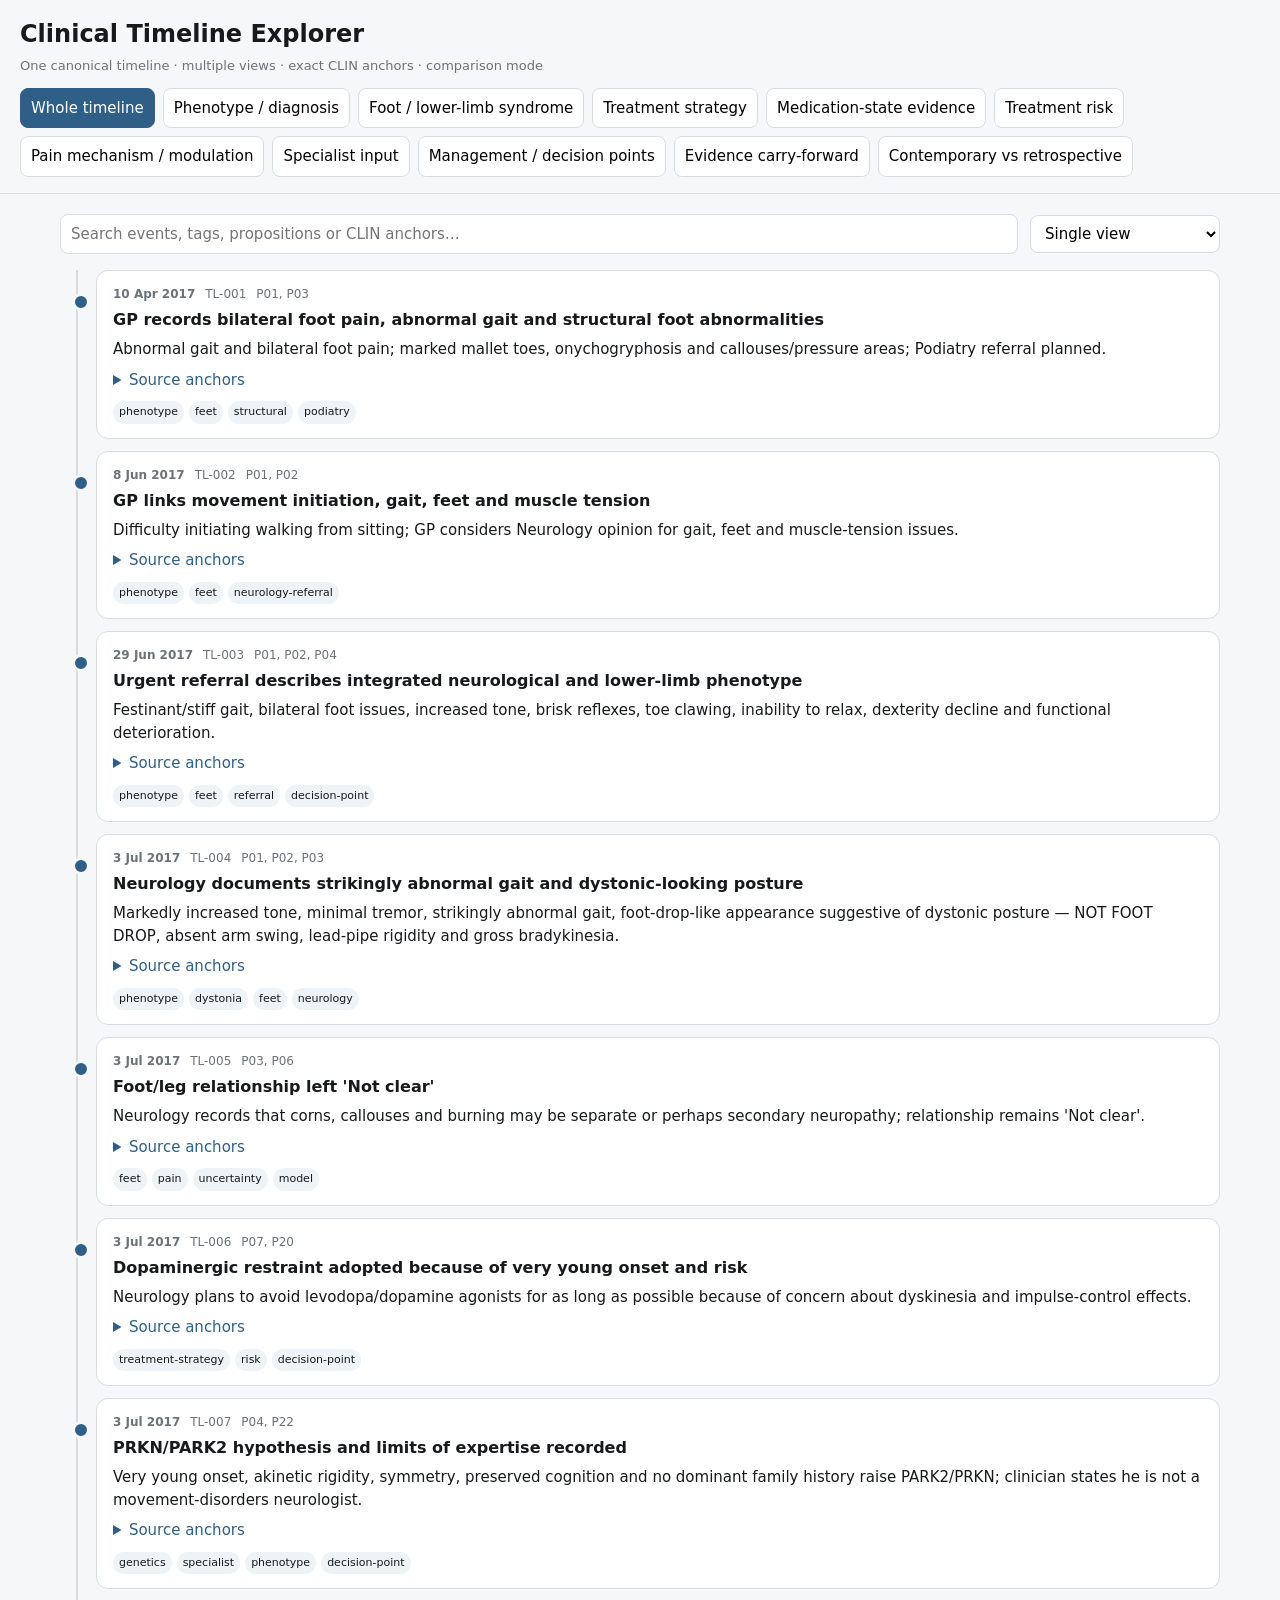
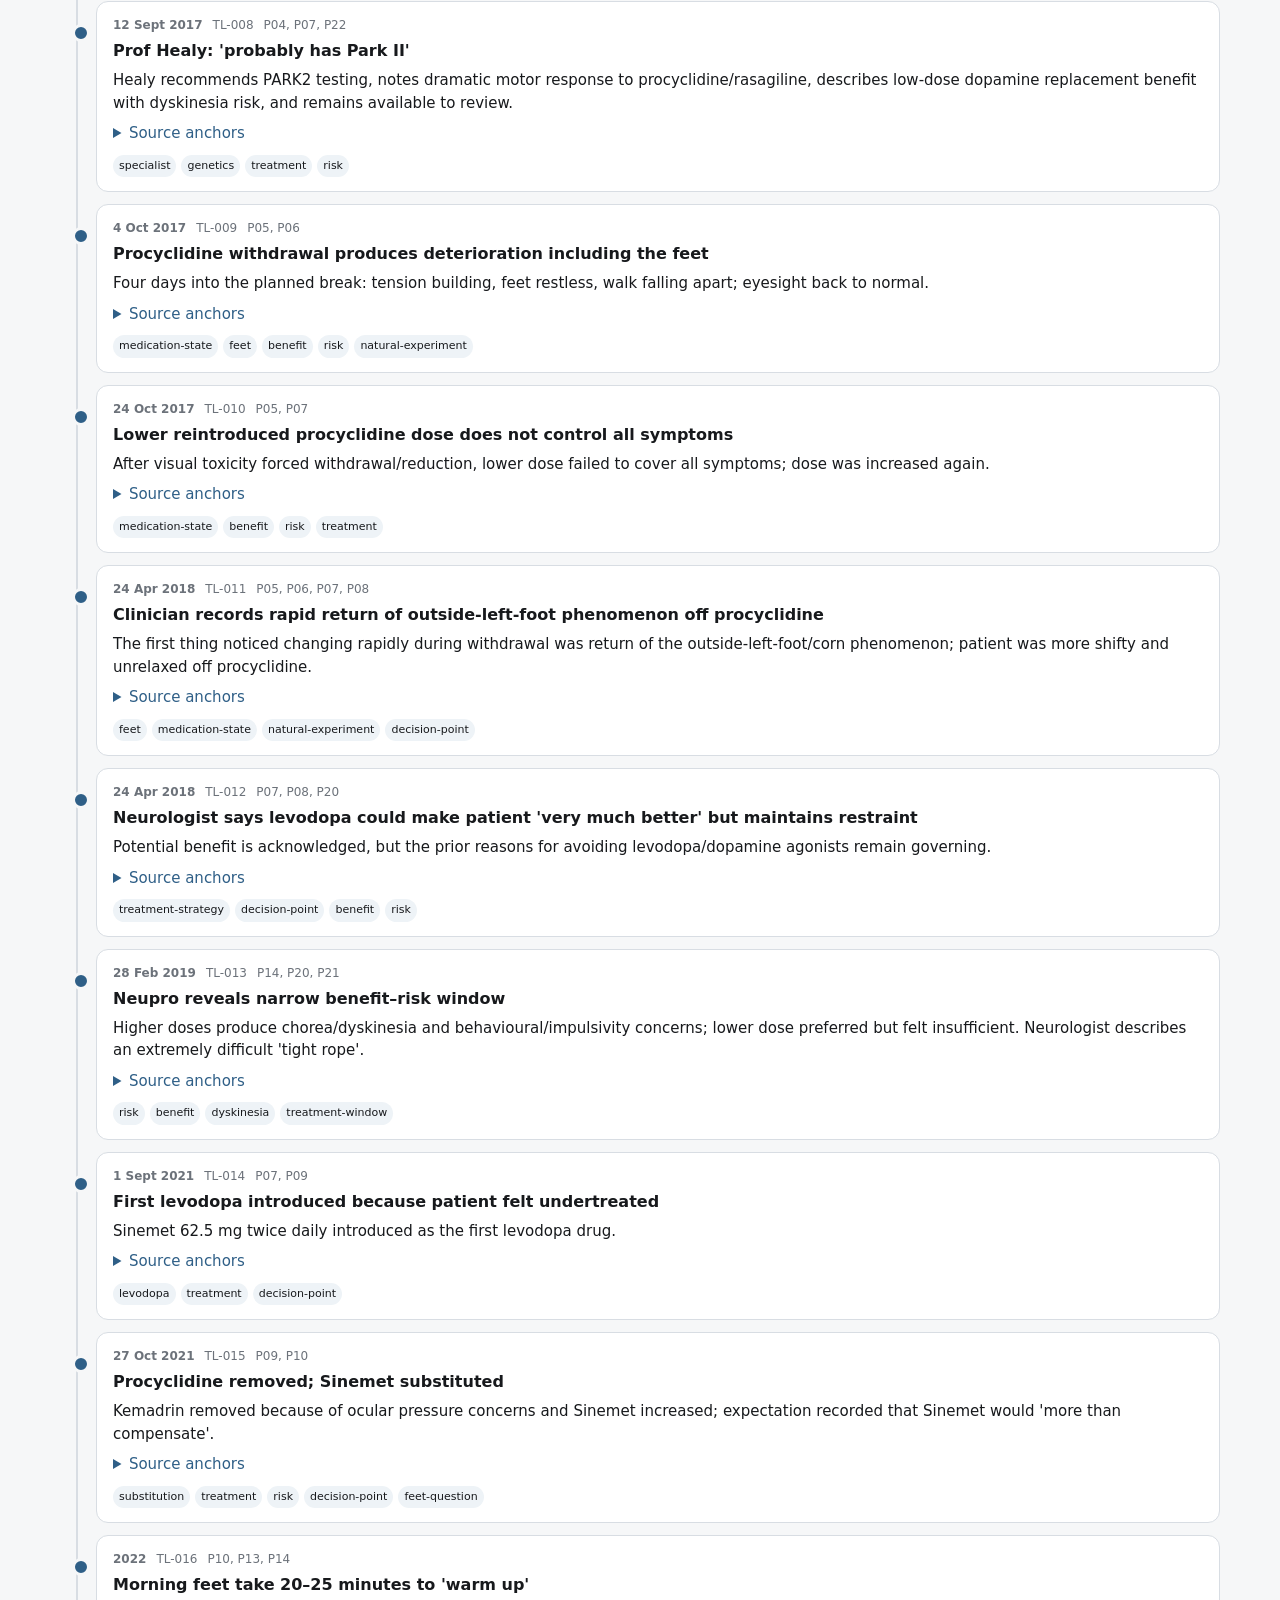
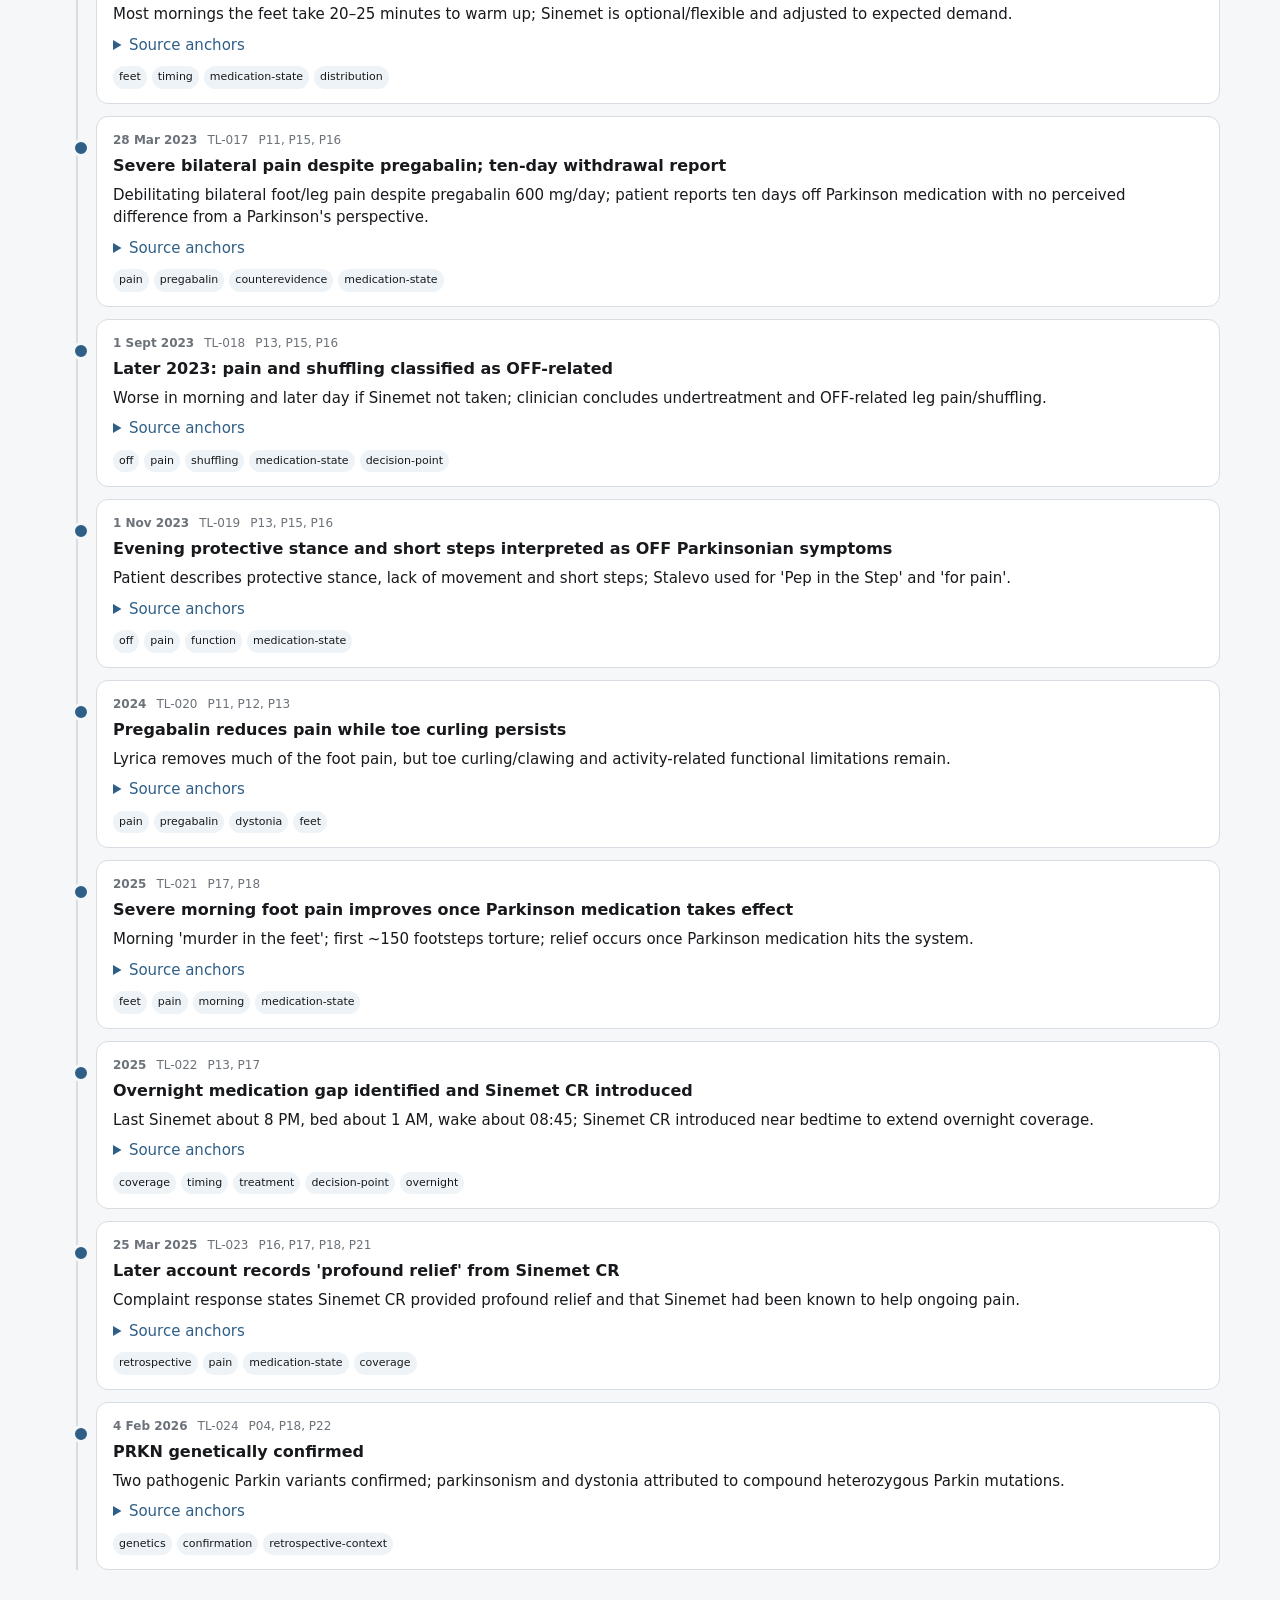
<file: TIMELINES.html>
<!doctype html>
<html lang="en">
<head>
<meta charset="utf-8">
<meta name="viewport" content="width=device-width, initial-scale=1">
<title>Clinical Timeline Explorer</title>
<style>
:root {
  --bg:#f6f7f8; --panel:#fff; --ink:#17191c; --muted:#6c727a; --line:#d8dde3; --accent:#2f5f87;
  --soft:#eef3f7;
}
*{box-sizing:border-box}
body{margin:0;background:var(--bg);color:var(--ink);font:15px/1.5 system-ui,-apple-system,Segoe UI,Roboto,sans-serif}
header{position:sticky;top:0;z-index:10;background:rgba(246,247,248,.96);backdrop-filter:blur(8px);border-bottom:1px solid var(--line);padding:16px 20px}
h1{margin:0 0 4px;font-size:24px} .sub{color:var(--muted);font-size:13px}
.controls{display:flex;flex-wrap:wrap;gap:8px;margin-top:12px}
button,select,input{font:inherit;border:1px solid var(--line);background:var(--panel);border-radius:8px;padding:8px 10px}
button.active{background:var(--accent);color:#fff;border-color:var(--accent)}
main{max-width:1200px;margin:auto;padding:20px}
.toolbar{display:grid;grid-template-columns:1fr auto;gap:12px;align-items:center;margin-bottom:16px}
.timeline{position:relative;margin-left:8px;padding-left:28px}
.timeline:before{content:"";position:absolute;left:8px;top:0;bottom:0;width:2px;background:var(--line)}
.event{position:relative;background:var(--panel);border:1px solid var(--line);border-radius:12px;padding:14px 16px;margin:0 0 12px}
.event:before{content:"";position:absolute;left:-25px;top:22px;width:12px;height:12px;border-radius:50%;background:var(--accent);border:3px solid var(--bg)}
.meta{display:flex;gap:10px;flex-wrap:wrap;align-items:center;color:var(--muted);font-size:12px;margin-bottom:5px}
.event h3{font-size:16px;margin:0 0 6px}
.tags{display:flex;gap:5px;flex-wrap:wrap;margin-top:10px}
.tag{font-size:11px;background:var(--soft);padding:3px 6px;border-radius:999px}
.anchor{font-family:ui-monospace,SFMono-Regular,Consolas,monospace}
.compare{display:grid;grid-template-columns:1fr 1fr;gap:16px}
.compare .lane{min-width:0}
.lane h2{font-size:15px;margin:0 0 10px;padding:8px 10px;background:var(--soft);border-radius:8px}
.empty{color:var(--muted);padding:30px;text-align:center}
details{margin-top:8px} summary{cursor:pointer;color:var(--accent)}
@media(max-width:800px){.compare{grid-template-columns:1fr} .toolbar{grid-template-columns:1fr}}
</style>
</head>
<body>
<header>
  <h1>Clinical Timeline Explorer</h1>
  <div class="sub">One canonical timeline · multiple views · exact CLIN anchors · comparison mode</div>
  <div class="controls" id="viewButtons"></div>
</header>
<main>
  <div class="toolbar">
    <input id="search" placeholder="Search events, tags, propositions or CLIN anchors…">
    <select id="mode">
      <option value="single">Single view</option>
      <option value="compare">Compare two views</option>
    </select>
  </div>
  <div id="compareControls" class="controls" style="display:none;margin-bottom:16px"></div>
  <div id="app"></div>
</main>
<script>
const EVENTS = [{"id": "TL-001", "date": "2017-04-10", "label": "GP records bilateral foot pain, abnormal gait and structural foot abnormalities", "summary": "Abnormal gait and bilateral foot pain; marked mallet toes, onychogryphosis and callouses/pressure areas; Podiatry referral planned.", "anchors": ["CLIN-000018–CLIN-000026"], "tags": ["phenotype", "feet", "structural", "podiatry"], "views": ["master", "phenotype", "feet", "management"], "props": ["P01", "P03"]}, {"id": "TL-002", "date": "2017-06-08", "label": "GP links movement initiation, gait, feet and muscle tension", "summary": "Difficulty initiating walking from sitting; GP considers Neurology opinion for gait, feet and muscle-tension issues.", "anchors": ["CLIN-000064–CLIN-000074"], "tags": ["phenotype", "feet", "neurology-referral"], "views": ["master", "phenotype", "feet", "specialist"], "props": ["P01", "P02"]}, {"id": "TL-003", "date": "2017-06-29", "label": "Urgent referral describes integrated neurological and lower-limb phenotype", "summary": "Festinant/stiff gait, bilateral foot issues, increased tone, brisk reflexes, toe clawing, inability to relax, dexterity decline and functional deterioration.", "anchors": ["CLIN-000847–CLIN-000884"], "tags": ["phenotype", "feet", "referral", "decision-point"], "views": ["master", "phenotype", "feet", "management", "specialist"], "props": ["P01", "P02", "P04"]}, {"id": "TL-004", "date": "2017-07-03", "label": "Neurology documents strikingly abnormal gait and dystonic-looking posture", "summary": "Markedly increased tone, minimal tremor, strikingly abnormal gait, foot-drop-like appearance suggestive of dystonic posture — NOT FOOT DROP, absent arm swing, lead-pipe rigidity and gross bradykinesia.", "anchors": ["CLIN-001084–CLIN-001120"], "tags": ["phenotype", "dystonia", "feet", "neurology"], "views": ["master", "phenotype", "feet"], "props": ["P01", "P02", "P03"]}, {"id": "TL-005", "date": "2017-07-03", "label": "Foot/leg relationship left 'Not clear'", "summary": "Neurology records that corns, callouses and burning may be separate or perhaps secondary neuropathy; relationship remains 'Not clear'.", "anchors": ["CLIN-001142–CLIN-001149"], "tags": ["feet", "pain", "uncertainty", "model"], "views": ["master", "feet", "pain", "evidence"], "props": ["P03", "P06"]}, {"id": "TL-006", "date": "2017-07-03", "label": "Dopaminergic restraint adopted because of very young onset and risk", "summary": "Neurology plans to avoid levodopa/dopamine agonists for as long as possible because of concern about dyskinesia and impulse-control effects.", "anchors": ["CLIN-001166–CLIN-001180"], "tags": ["treatment-strategy", "risk", "decision-point"], "views": ["master", "treatment", "risk", "management"], "props": ["P07", "P20"]}, {"id": "TL-007", "date": "2017-07-03", "label": "PRKN/PARK2 hypothesis and limits of expertise recorded", "summary": "Very young onset, akinetic rigidity, symmetry, preserved cognition and no dominant family history raise PARK2/PRKN; clinician states he is not a movement-disorders neurologist.", "anchors": ["CLIN-001493–CLIN-001560"], "tags": ["genetics", "specialist", "phenotype", "decision-point"], "views": ["master", "phenotype", "specialist", "management"], "props": ["P04", "P22"]}, {"id": "TL-008", "date": "2017-09-12", "label": "Prof Healy: 'probably has Park II'", "summary": "Healy recommends PARK2 testing, notes dramatic motor response to procyclidine/rasagiline, describes low-dose dopamine replacement benefit with dyskinesia risk, and remains available to review.", "anchors": ["CLIN-001742–CLIN-001749"], "tags": ["specialist", "genetics", "treatment", "risk"], "views": ["master", "specialist", "treatment", "risk", "management"], "props": ["P04", "P07", "P22"]}, {"id": "TL-009", "date": "2017-10-04", "label": "Procyclidine withdrawal produces deterioration including the feet", "summary": "Four days into the planned break: tension building, feet restless, walk falling apart; eyesight back to normal.", "anchors": ["CLIN-001770–CLIN-001790"], "tags": ["medication-state", "feet", "benefit", "risk", "natural-experiment"], "views": ["master", "feet", "medication", "risk", "evidence"], "props": ["P05", "P06"]}, {"id": "TL-010", "date": "2017-10-24", "label": "Lower reintroduced procyclidine dose does not control all symptoms", "summary": "After visual toxicity forced withdrawal/reduction, lower dose failed to cover all symptoms; dose was increased again.", "anchors": ["CLIN-001826–CLIN-001834"], "tags": ["medication-state", "benefit", "risk", "treatment"], "views": ["master", "medication", "risk", "treatment"], "props": ["P05", "P07"]}, {"id": "TL-011", "date": "2018-04-24", "label": "Clinician records rapid return of outside-left-foot phenomenon off procyclidine", "summary": "The first thing noticed changing rapidly during withdrawal was return of the outside-left-foot/corn phenomenon; patient was more shifty and unrelaxed off procyclidine.", "anchors": ["CLIN-001913–CLIN-001919"], "tags": ["feet", "medication-state", "natural-experiment", "decision-point"], "views": ["master", "feet", "medication", "evidence", "management"], "props": ["P05", "P06", "P07", "P08"]}, {"id": "TL-012", "date": "2018-04-24", "label": "Neurologist says levodopa could make patient 'very much better' but maintains restraint", "summary": "Potential benefit is acknowledged, but the prior reasons for avoiding levodopa/dopamine agonists remain governing.", "anchors": ["CLIN-001943–CLIN-001956"], "tags": ["treatment-strategy", "decision-point", "benefit", "risk"], "views": ["master", "treatment", "risk", "management", "evidence"], "props": ["P07", "P08", "P20"]}, {"id": "TL-013", "date": "2019-02-28", "label": "Neupro reveals narrow benefit–risk window", "summary": "Higher doses produce chorea/dyskinesia and behavioural/impulsivity concerns; lower dose preferred but felt insufficient. Neurologist describes an extremely difficult 'tight rope'.", "anchors": ["CLIN-002114–CLIN-002158"], "tags": ["risk", "benefit", "dyskinesia", "treatment-window"], "views": ["master", "risk", "treatment", "management"], "props": ["P14", "P20", "P21"]}, {"id": "TL-014", "date": "2021-09-01", "label": "First levodopa introduced because patient felt undertreated", "summary": "Sinemet 62.5 mg twice daily introduced as the first levodopa drug.", "anchors": ["CLIN-002330–CLIN-002335"], "tags": ["levodopa", "treatment", "decision-point"], "views": ["master", "treatment", "management"], "props": ["P07", "P09"]}, {"id": "TL-015", "date": "2021-10-27", "label": "Procyclidine removed; Sinemet substituted", "summary": "Kemadrin removed because of ocular pressure concerns and Sinemet increased; expectation recorded that Sinemet would 'more than compensate'.", "anchors": ["CLIN-002336–CLIN-002338"], "tags": ["substitution", "treatment", "risk", "decision-point", "feet-question"], "views": ["master", "treatment", "risk", "management", "evidence"], "props": ["P09", "P10"]}, {"id": "TL-016", "date": "2022-01-01", "label": "Morning feet take 20–25 minutes to 'warm up'", "summary": "Most mornings the feet take 20–25 minutes to warm up; Sinemet is optional/flexible and adjusted to expected demand.", "anchors": ["CLIN-002375–CLIN-002386"], "tags": ["feet", "timing", "medication-state", "distribution"], "views": ["master", "feet", "medication", "treatment", "evidence"], "props": ["P10", "P13", "P14"]}, {"id": "TL-017", "date": "2023-03-28", "label": "Severe bilateral pain despite pregabalin; ten-day withdrawal report", "summary": "Debilitating bilateral foot/leg pain despite pregabalin 600 mg/day; patient reports ten days off Parkinson medication with no perceived difference from a Parkinson's perspective.", "anchors": ["CLIN-002677–CLIN-002684"], "tags": ["pain", "pregabalin", "counterevidence", "medication-state"], "views": ["master", "pain", "medication", "evidence"], "props": ["P11", "P15", "P16"]}, {"id": "TL-018", "date": "2023-09-01", "label": "Later 2023: pain and shuffling classified as OFF-related", "summary": "Worse in morning and later day if Sinemet not taken; clinician concludes undertreatment and OFF-related leg pain/shuffling.", "anchors": ["CLIN-002573–CLIN-002581"], "tags": ["off", "pain", "shuffling", "medication-state", "decision-point"], "views": ["master", "pain", "medication", "treatment", "evidence", "management"], "props": ["P13", "P15", "P16"]}, {"id": "TL-019", "date": "2023-11-01", "label": "Evening protective stance and short steps interpreted as OFF Parkinsonian symptoms", "summary": "Patient describes protective stance, lack of movement and short steps; Stalevo used for 'Pep in the Step' and 'for pain'.", "anchors": ["CLIN-002455–CLIN-002470"], "tags": ["off", "pain", "function", "medication-state"], "views": ["master", "pain", "medication", "treatment", "evidence"], "props": ["P13", "P15", "P16"]}, {"id": "TL-020", "date": "2024-01-01", "label": "Pregabalin reduces pain while toe curling persists", "summary": "Lyrica removes much of the foot pain, but toe curling/clawing and activity-related functional limitations remain.", "anchors": ["CLIN-002698–CLIN-002704"], "tags": ["pain", "pregabalin", "dystonia", "feet"], "views": ["master", "pain", "feet", "evidence"], "props": ["P11", "P12", "P13"]}, {"id": "TL-021", "date": "2025-01-01", "label": "Severe morning foot pain improves once Parkinson medication takes effect", "summary": "Morning 'murder in the feet'; first ~150 footsteps torture; relief occurs once Parkinson medication hits the system.", "anchors": ["CLIN-002777–CLIN-002780"], "tags": ["feet", "pain", "morning", "medication-state"], "views": ["master", "feet", "pain", "medication", "evidence"], "props": ["P17", "P18"]}, {"id": "TL-022", "date": "2025-01-01", "label": "Overnight medication gap identified and Sinemet CR introduced", "summary": "Last Sinemet about 8 PM, bed about 1 AM, wake about 08:45; Sinemet CR introduced near bedtime to extend overnight coverage.", "anchors": ["CLIN-002794–CLIN-002800"], "tags": ["coverage", "timing", "treatment", "decision-point", "overnight"], "views": ["master", "medication", "treatment", "management", "evidence"], "props": ["P13", "P17"]}, {"id": "TL-023", "date": "2025-03-25", "label": "Later account records 'profound relief' from Sinemet CR", "summary": "Complaint response states Sinemet CR provided profound relief and that Sinemet had been known to help ongoing pain.", "anchors": ["CLIN-003263–CLIN-003269"], "tags": ["retrospective", "pain", "medication-state", "coverage"], "views": ["master", "pain", "medication", "retrospective", "evidence"], "props": ["P16", "P17", "P18", "P21"]}, {"id": "TL-024", "date": "2026-02-04", "label": "PRKN genetically confirmed", "summary": "Two pathogenic Parkin variants confirmed; parkinsonism and dystonia attributed to compound heterozygous Parkin mutations.", "anchors": ["CLIN-003224–CLIN-003229"], "tags": ["genetics", "confirmation", "retrospective-context"], "views": ["master", "phenotype", "specialist", "retrospective"], "props": ["P04", "P18", "P22"]}];
const VIEWS = [
  ["master","Whole timeline"],
  ["phenotype","Phenotype / diagnosis"],
  ["feet","Foot / lower-limb syndrome"],
  ["treatment","Treatment strategy"],
  ["medication","Medication-state evidence"],
  ["risk","Treatment risk"],
  ["pain","Pain mechanism / modulation"],
  ["specialist","Specialist input"],
  ["management","Management / decision points"],
  ["evidence","Evidence carry-forward"],
  ["retrospective","Contemporary vs retrospective"]
];
let current="master", left="feet", right="medication";

const app=document.getElementById("app");
const buttons=document.getElementById("viewButtons");
const search=document.getElementById("search");
const mode=document.getElementById("mode");
const compareControls=document.getElementById("compareControls");

function fmtDate(d){
  const [y,m,day]=d.split("-"); 
  if(m==="01"&&day==="01") return y;
  return new Date(d+"T00:00:00").toLocaleDateString("en-IE",{year:"numeric",month:"short",day:"numeric"});
}
function matches(e, view, q){
  const v = view==="master" || e.views.includes(view);
  if(!v) return false;
  if(!q) return true;
  q=q.toLowerCase();
  return JSON.stringify(e).toLowerCase().includes(q);
}
function card(e){
  return `<article class="event">
    <div class="meta"><strong>${fmtDate(e.date)}</strong><span>${e.id}</span><span>${e.props.join(", ")}</span></div>
    <h3>${e.label}</h3>
    <div>${e.summary}</div>
    <details><summary>Source anchors</summary><div class="anchor">${e.anchors.join("<br>")}</div></details>
    <div class="tags">${e.tags.map(t=>`<span class="tag">${t}</span>`).join("")}</div>
  </article>`;
}
function renderLane(view){
  const q=search.value.trim();
  const arr=EVENTS.filter(e=>matches(e,view,q)).sort((a,b)=>a.date.localeCompare(b.date)||a.id.localeCompare(b.id));
  return arr.length?`<div class="timeline">${arr.map(card).join("")}</div>`:`<div class="empty">No matching events.</div>`;
}
function render(){
  [...buttons.querySelectorAll("button")].forEach(b=>b.classList.toggle("active",b.dataset.view===current && mode.value==="single"));
  if(mode.value==="single"){
    compareControls.style.display="none";
    app.innerHTML=renderLane(current);
  } else {
    compareControls.style.display="flex";
    app.innerHTML=`<div class="compare">
      <section class="lane"><h2>${VIEWS.find(v=>v[0]===left)[1]}</h2>${renderLane(left)}</section>
      <section class="lane"><h2>${VIEWS.find(v=>v[0]===right)[1]}</h2>${renderLane(right)}</section>
    </div>`;
  }
}
VIEWS.forEach(([id,label])=>{
  const b=document.createElement("button"); b.textContent=label; b.dataset.view=id;
  b.onclick=()=>{current=id;mode.value="single";render();};
  buttons.appendChild(b);
});
function selectView(value,onchange){
  const s=document.createElement("select");
  VIEWS.filter(v=>v[0]!=="master").forEach(([id,label])=>{const o=document.createElement("option");o.value=id;o.textContent=label;s.appendChild(o)});
  s.value=value;s.onchange=()=>onchange(s.value);return s;
}
compareControls.append("Left:",selectView(left,v=>{left=v;render()}),"Right:",selectView(right,v=>{right=v;render()}));
search.addEventListener("input",render);
mode.addEventListener("change",render);
render();
</script>
</body>
</html>
</file>
